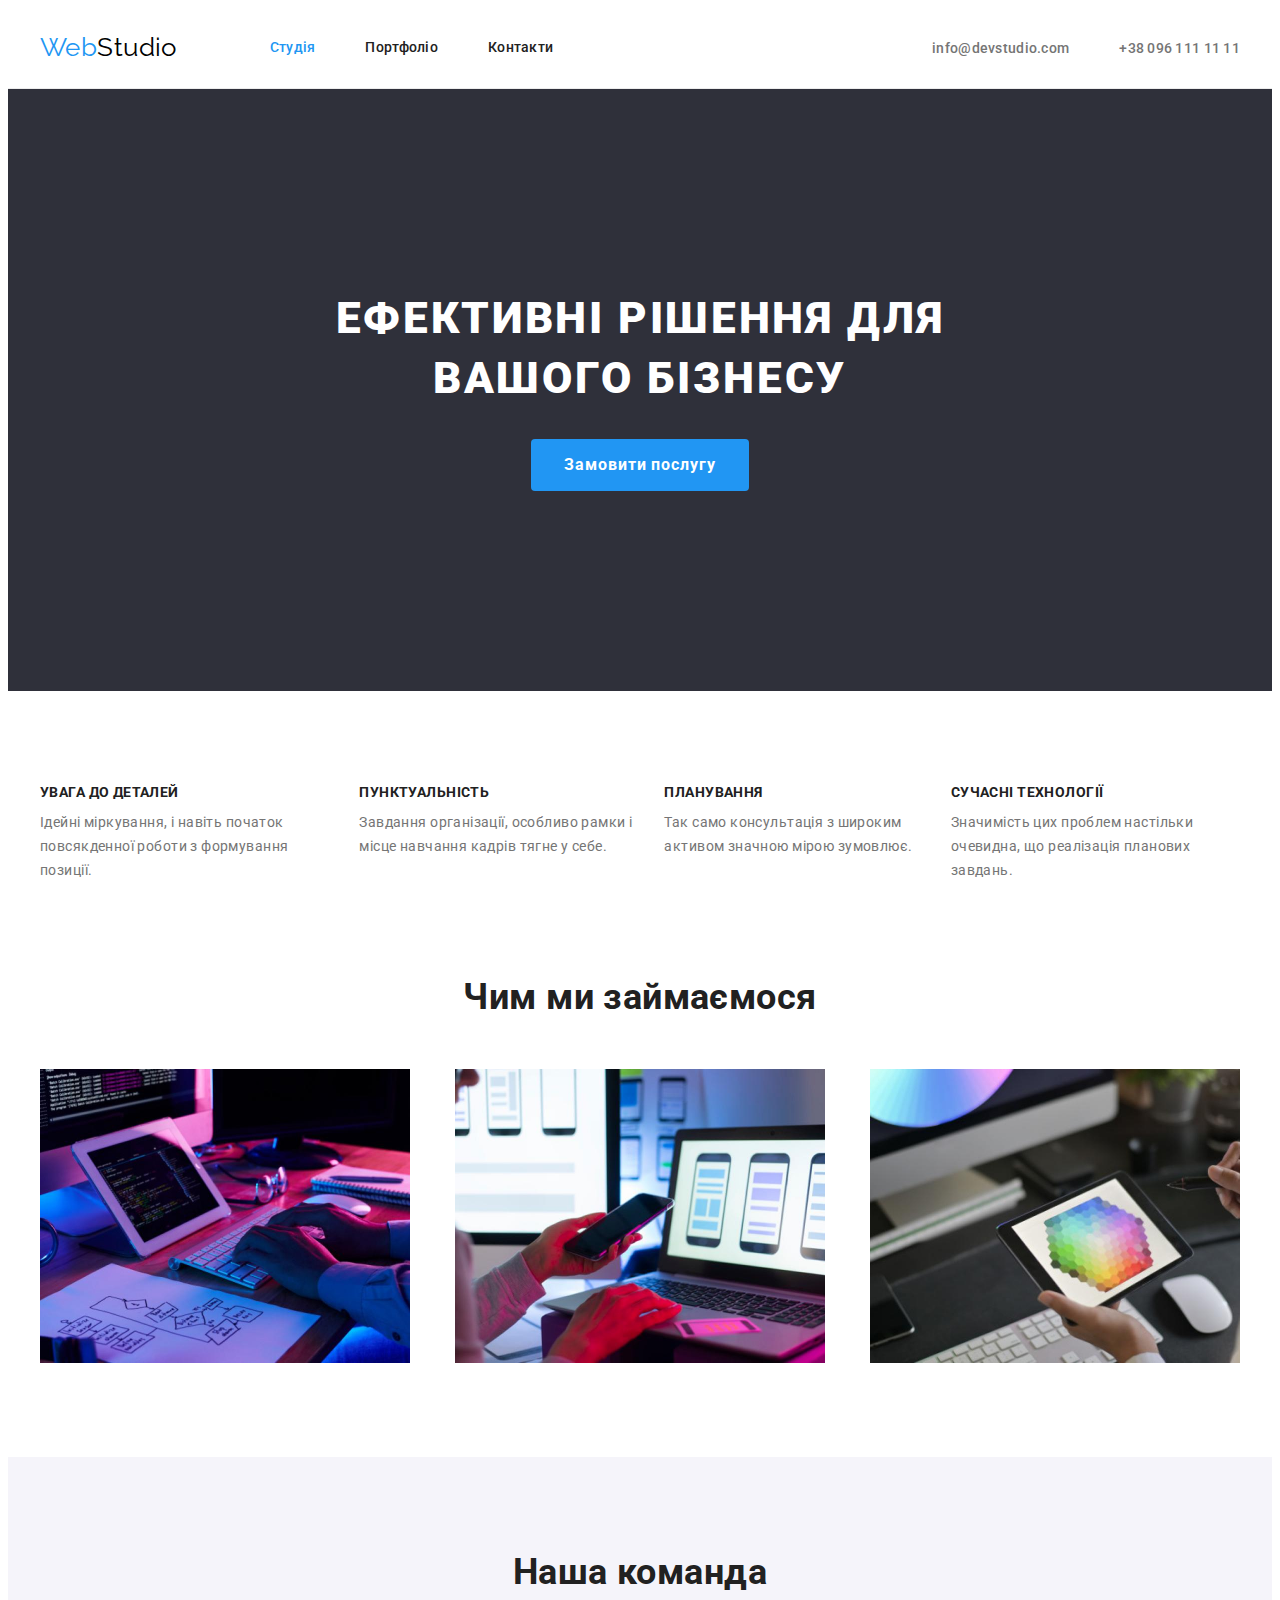
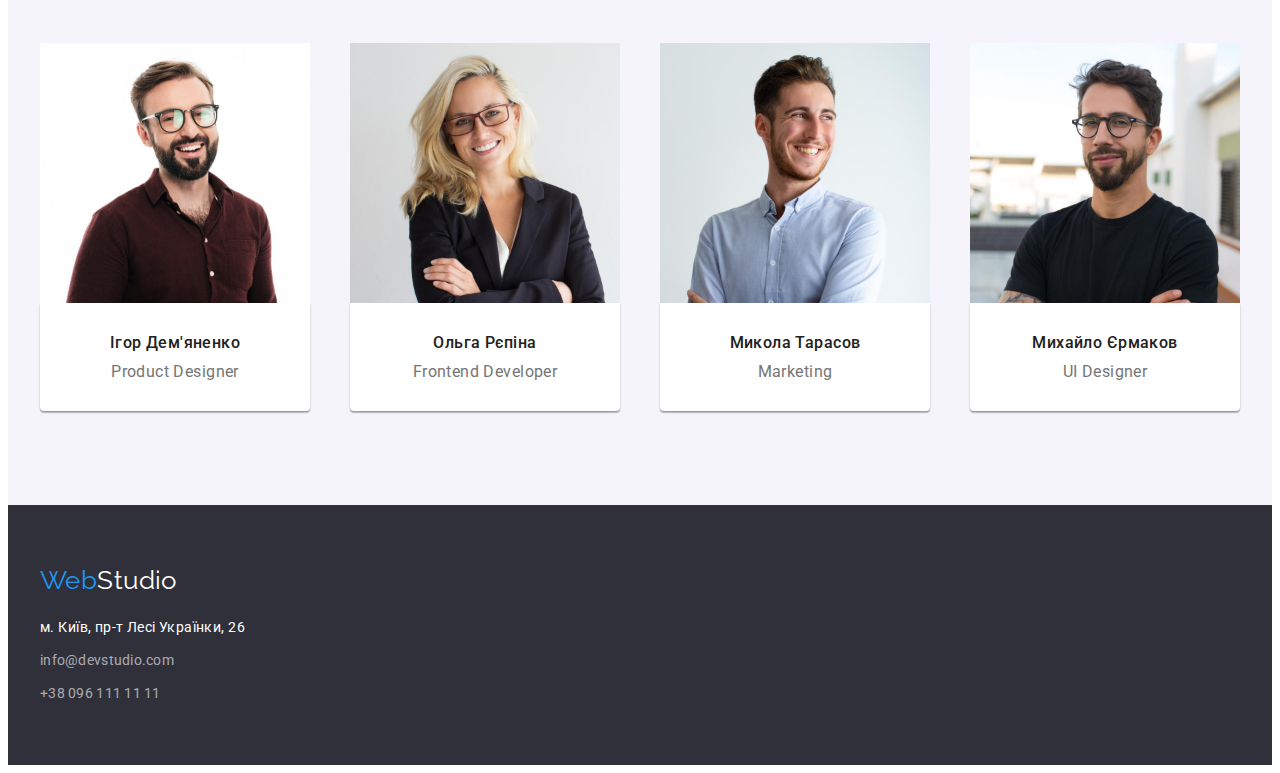
<file: index.html>
<!DOCTYPE html>
<html lang="uk">

<head>
    <meta charset="UTF-8">
    <meta http-equiv="X-UA-Compatible" content="IE=edge">
    <meta name="viewport" content="width=device-width, initial-scale=1.0">
    <title>Головна</title>
    <link
        href="https://fonts.googleapis.com/css2?family=Raleway:wght@700&family=Roboto:wght@400;500;700;900&display=swap"
        rel="stylesheet">
    <link rel="stylesheet" href="https://cdnjs.cloudflare.com/ajax/libs/modern-normalize/1.1.0/modern-normalize.min.css"
        integrity="sha512-wpPYUAdjBVSE4KJnH1VR1HeZfpl1ub8YT/NKx4PuQ5NmX2tKuGu6U/JRp5y+Y8XG2tV+wKQpNHVUX03MfMFn9Q=="
        crossorigin="anonymous" referrerpolicy="no-referrer">
    <link rel="stylesheet" href="./css/style.css">
    <style>
        body {
            font-family: Roboto, sans-serif;
            background-color: var(--white-color);
            color: var(--primary-text-color);
            font-size: 14px;
            letter-spacing: 0.03em;
        }
    </style>
</head>

<body>
    <!--Heder-->
    <header class=" header-section">
        <!--Navigation panel-->
        <div class="flex-header container">
            <nav class="site-nav">
                <!--Webpage logo-->
                <a href="./index.html" class="logo">
                    <span class="web-part">Web</span>Studio
                </a>
                <ul class="site-nav-list list">
                    <li class="item"><a href="./index.html" class="link current">Студія</a></li>
                    <li class="item"><a href="./portfolio.html" class="link">Портфоліо</a></li>
                    <li class="item"><a href="" class="link">Контакти</a></li>
                </ul>
            </nav>
            <!--Contacts-->
            <ul class="header-contacts contacts list">
                <li class="item"><a href="mailto:info@devstudio.com" class="link">info@devstudio.com</a></li>
                <li class="item"><a href="tel:+380961111111" class="link">+38 096 111 11 11</a></li>
            </ul>
        </div>

    </header>

    <!--Main content-->
    <main>
        <section class="hero">
            <div class="container">
            <h1 class="hero-title">Ефективні рішення для вашого бізнесу</h1>
            <button type="button" class="hero-button">Замовити послугу</button>
            </div>
        </section>
        <section class="section">
            <div class="container">
                <h2 class="section-title visually-hidden">Якості</h2>
                <!--Hide in css-->
                <ul class="quality-list list">
                    <li class="item">
                        <h3>УВАГА ДО ДЕТАЛЕЙ</h3>
                        <p>Ідейні міркування, і навіть початок повсякденної роботи з формування позиції.</p>
                    </li>
                    <li class="item">
                        <h3>ПУНКТУАЛЬНІСТЬ</h3>
                        <p>Завдання організації, особливо рамки і місце навчання кадрів тягне у себе.</p>
                    </li>
                    <li class="item">
                        <h3>ПЛАНУВАННЯ</h3>
                        <p>Так само консультація з широким активом значною мірою зумовлює.</p>
                    </li>
                    <li class="item">
                        <h3>СУЧАСНІ ТЕХНОЛОГІЇ</h3>
                        <p>Значимість цих проблем настільки очевидна, що реалізація планових завдань.</p>
                    </li>
                </ul>
            </div>
        </section>
        <!--Images list-->

        <section class="section no-padding">
            <div class="container">
            <h2 class="section-title">Чим ми займаємося</h2>
                <ul class="work-list list">
                    <li class="item"><img src="./images/webstudio1.jpg" alt="кодинг" width="370"></li>
                    <li class="item"><img src="./images/webstudio2.jpg" alt="адаптація" width="370"> </li>
                    <li class="item"><img src="./images/webstudio3.jpg" alt="дизайн" width="370"></li>
                </ul>
            </div>
        </section>
        <!--Team list-->
        <section class="section team">
            <div class="container">
            <h2 class="section-title">Наша команда</h2>
                <ul class="team-list list ">
                    <li class="item">
                        <img src="./images/igor.jpg" alt="дизайнер" width="270">
                        <div class="box-team">
                        <h3>Ігор Дем'яненко</h3>
                        <p>Product Designer</p>
                        </div>
                    </li>
                    <li class="item">
                        <img src="./images/olga.jpg" alt="фронт-енд розробник" width="270">
                        <div class="box-team">
                        <h3>Ольга Рєпіна</h3>
                        <p>Frontend Developer</p>
                        </div>
                    </li>
                    <li class="item">
                        <img src="./images/mikola.jpg" alt="маркетинг" width="270">
                        <div class="box-team">
                        <h3>Микола Тарасов</h3>
                        <p>Marketing</p>
                        </div>
                    </li>
                    <li class="item">
                        <img src="./images/mihaylo.jpg" alt="ui-дизайнер" width="270">
                        <div class="box-team">
                        <h3>Михайло Єрмаков</h3>
                        <p>UI Designer</p>
                        </div>
                    </li>
                </ul>
            </div>
        </section>
    </main>
    <!--Footer-->
    <footer class="footer-section">
        <div class="container">
            <a href="./index.html" class="footer-logo">
                <span class="web-part">Web</span>Studio
            </a>
            <address>
                <ul class="contacts contacts-list list">
                    <li class="item"><a href="" class="local">м. Київ, пр-т Лесі Українки, 26</a></li>
                    <li class="item"><a href="mailto:info@devstudio.com" class="contact link">info@devstudio.com</a>
                    </li>
                    <li class="item"><a href="tel:+380961111111" class="contact link">+38 096 111 11 11</a></li>
                </ul>
            </address>
        </div>
    </footer>
</body>

</html>
</file>
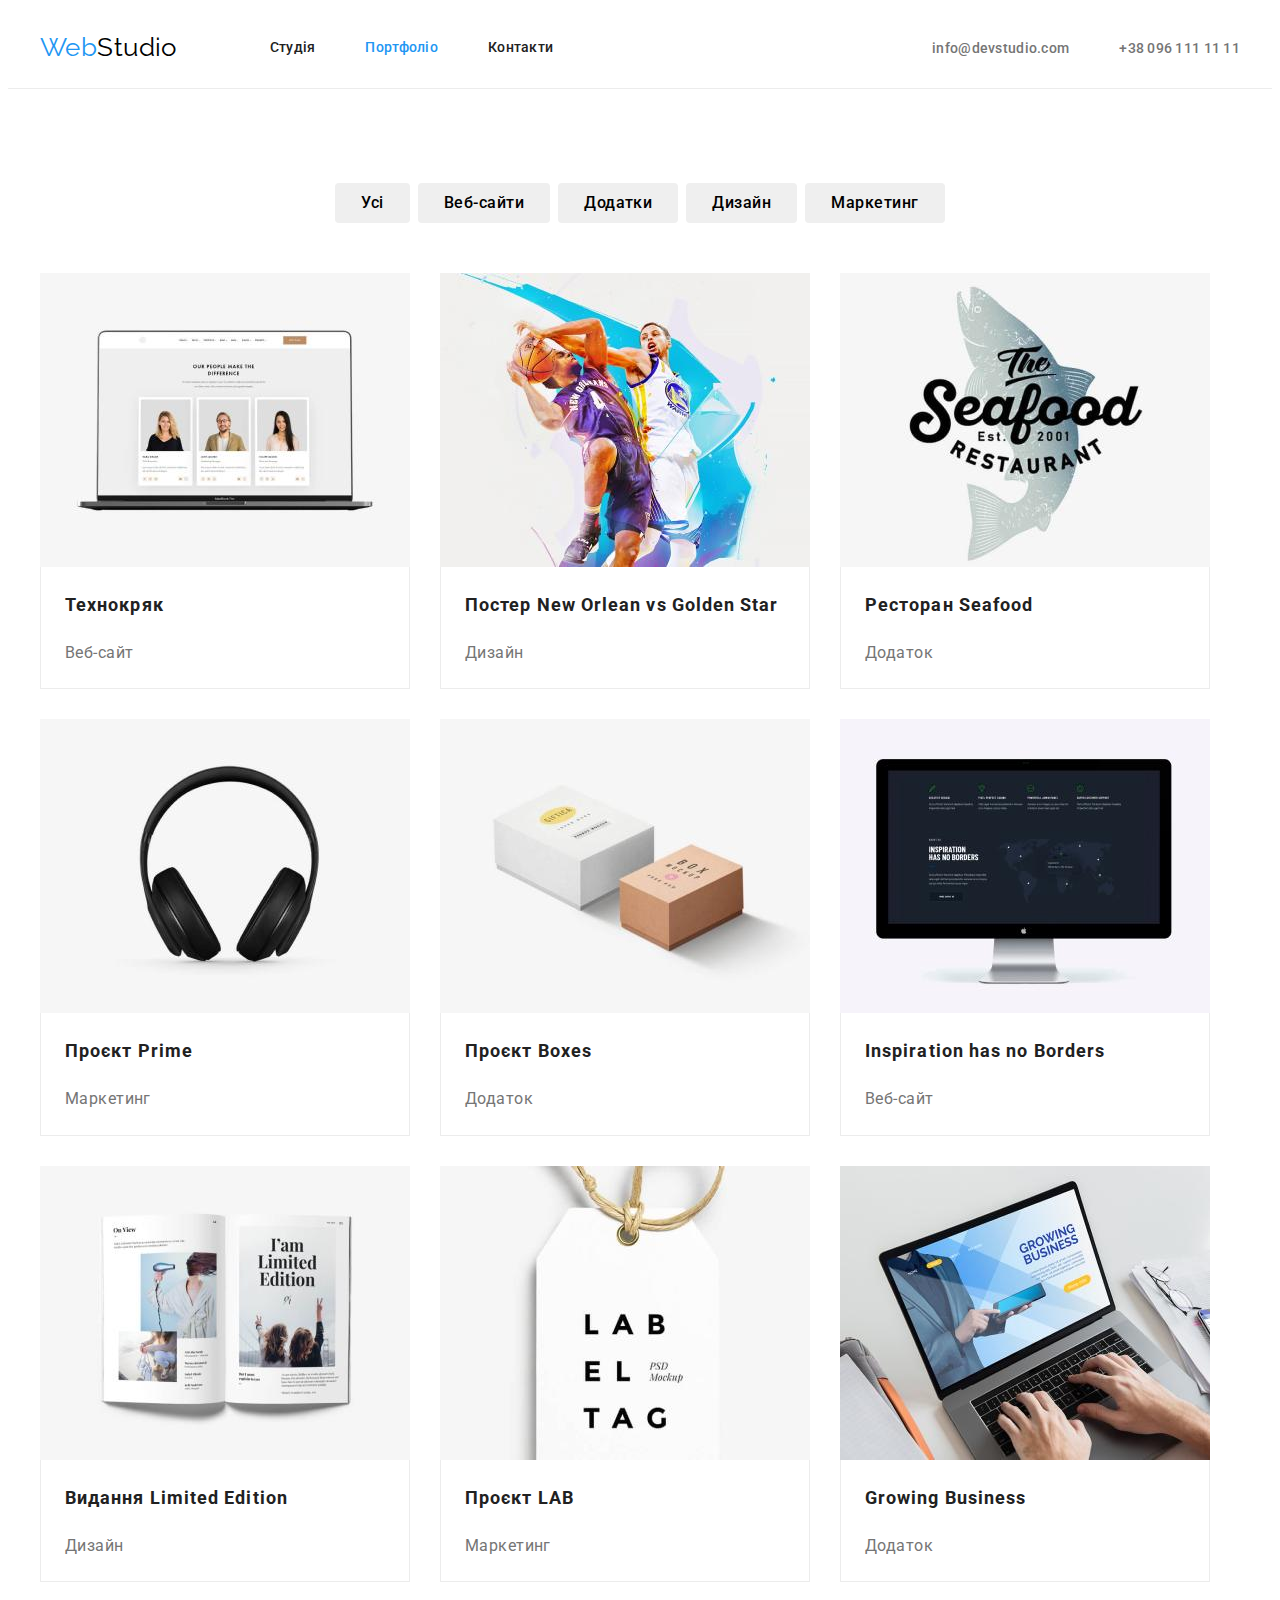
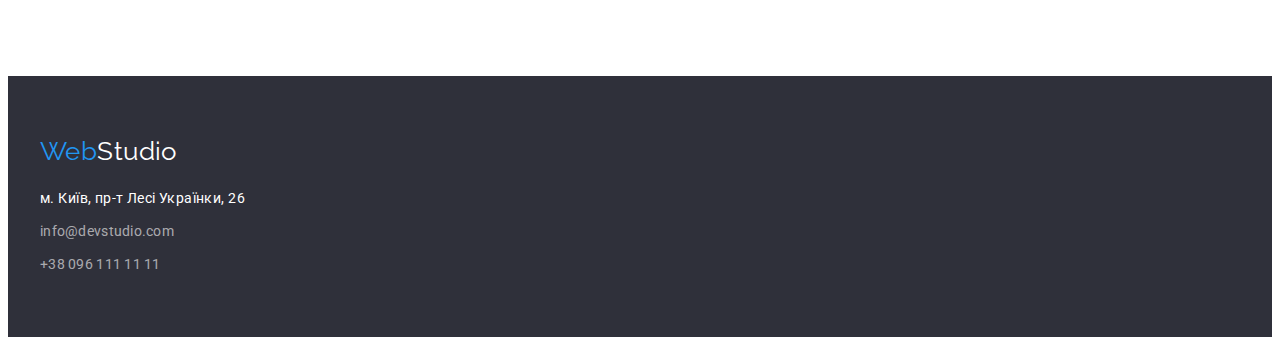
<file: portfolio.html>
<!DOCTYPE html>
<html lang="uk">

<head>
    <meta charset="UTF-8">
    <meta http-equiv="X-UA-Compatible" content="IE=edge">
    <meta name="viewport" content="width=device-width, initial-scale=1.0">
    <title>Portfolio</title>
    <link
        href="https://fonts.googleapis.com/css2?family=Raleway:wght@700&family=Roboto:wght@400;500;700;900&display=swap"
        rel="stylesheet">
    <link rel="stylesheet" href="https://cdnjs.cloudflare.com/ajax/libs/modern-normalize/1.1.0/modern-normalize.min.css"
        integrity="sha512-wpPYUAdjBVSE4KJnH1VR1HeZfpl1ub8YT/NKx4PuQ5NmX2tKuGu6U/JRp5y+Y8XG2tV+wKQpNHVUX03MfMFn9Q=="
        crossorigin="anonymous" referrerpolicy="no-referrer">
    <link rel="stylesheet" href="./css/style.css">
    <style>
        body {
            font-family: Roboto, sans-serif;
            background-color: var(--white-color);
            color: var(--primary-text-color);
            font-size: 14px;
            letter-spacing: 0.03em;
        }
    </style>
</head>

<body>

    <header class="header-section">
        <!--Navigation panel-->
        <div class="flex-header container">
            <nav class="site-nav">
                <!--Webpage logo-->
                <a href="./index.html" class="logo">
                    <span class="web-part">Web</span>Studio
                </a>
                <ul class="site-nav-list list">
                    <li class="item"><a href="./index.html" class="link ">Студія</a></li>
                    <li class="item"><a href="./portfolio.html" class="link current">Портфоліо</a></li>
                    <li class="item"><a href="" class="link">Контакти</a></li>
                </ul>
            </nav>
            <!--Contacts-->
            <ul class="header-contacts contacts list">
                <li class="item"><a href="mailto:info@devstudio.com" class="link">info@devstudio.com</a></li>
                <li class="item"><a href="tel:+380961111111" class="link">+38 096 111 11 11</a></li>
            </ul>
        </div>

    </header>
    <main>
        <section class="section portfolio-section">
            <div class=" container">
                <h1 class="section-title visually-hidden">Портфоліо</h1>
                <!--Hide in css-->
                <ul class="button-list list">
                    <li class="item"><button type="button">Усі</button></li>
                    <li class="item"><button type="button">Веб-сайти</button></li>
                    <li class="item"><button type="button">Додатки</button></li>
                    <li class="item"><button type="button">Дизайн</button></li>
                    <li class="item"><button type="button">Маркетинг</button></li>
                </ul>
                <ul class="portfolio-list list">
                    <li class="item"><a href="">
                            <img src="./images/techno.jpg" alt="Розробка сайту" width="370" height="294">
                            <div class="border-item">
                                <h2 class="portfolio-list-title">Технокряк</h2>
                                <p class="portfolio-list-text">Веб-сайт</p>
                            </div>
                        </a>
                    </li>
                    <li class="item"><a href="">
                            <img src="./images/new-orlean.jpg" alt="Створений постер" width="370" height="294">
                            <div class="border-item">
                                <h2 class="portfolio-list-title">Постер New Orlean vs Golden Star</h2>
                                <p class="portfolio-list-text">Дизайн</p>
                            </div>
                        </a>
                    </li>
                    <li class="item"><a href="">
                            <img src="./images/seafood.jpg" alt="Емблема" width="370" height="294">
                            <div class="border-item">
                                <h2 class="portfolio-list-title">Ресторан Seafood</h2>
                                <p class="portfolio-list-text">Додаток</p>
                            </div>
                        </a>
                    </li>
                    <li class="item"><a href="">
                            <img src="./images/prime.jpg" alt="Навушники" width="370" height="294">
                            <div class="border-item">
                                <h2 class="portfolio-list-title">Проєкт Prime</h2>
                                <p class="portfolio-list-text">Маркетинг</p>
                            </div>
                        </a>
                    </li>
                    <li class="item"><a href="">
                            <img src="./images/boxes.jpg" alt="Дві коробки" width="370" height="294">
                            <div class="border-item">
                                <h2 class="portfolio-list-title">Проєкт Boxes</h2>
                                <p class="portfolio-list-text">Додаток</p>
                            </div>
                        </a>
                    </li>
                    <li class="item"><a href="">
                            <img src="./images/inspiration.jpg" alt="Монітор" width="370" height="294">
                            <div class="border-item">
                                <h2 class="portfolio-list-title">Inspiration has no Borders</h2>
                                <p class="portfolio-list-text">Веб-сайт</p>
                            </div>
                        </a>
                    </li>
                    <li class="item"><a href="">
                            <img src="./images/limited-edition.jpg" alt="Розгорнута книга" width="370" height="294">
                            <div class="border-item">
                                <h2 class="portfolio-list-title">Видання Limited Edition</h2>
                                <p class="portfolio-list-text">Дизайн</p>
                            </div>
                        </a>
                    </li>
                    <li class="item"><a href="">
                            <img src="./images/lab.jpg" alt="Лейба" width="370" height="294">
                            <div class="border-item">
                                <h2 class="portfolio-list-title">Проєкт LAB</h2>
                                <p class="portfolio-list-text">Маркетинг</p>
                            </div>
                        </a>
                    </li>
                    <li class="item"><a href="">
                            <img src="./images/growing-business.jpg" alt="Ноутбук" width="370" height="294">
                            <div class="border-item">
                                <h2 class="portfolio-list-title">Growing Business</h2>
                                <p class="portfolio-list-text">Додаток</p>
                            </div>
                        </a>
                    </li>
                </ul>
            </div>
        </section>

    </main>
    <footer class="footer-section">
        <div class="container">
            <a href="./index.html" class="footer-logo">
                <span class="web-part">Web</span>Studio
            </a>
            <address>
                <ul class="contacts contacts-list list">
                    <li class="item"><a href="" class="local">м. Київ, пр-т Лесі Українки, 26</a></li>
                    <li class="item"><a href="mailto:info@devstudio.com" class="contact link">info@devstudio.com</a>
                    </li>
                    <li class="item"><a href="tel:+380961111111" class="contact link">+38 096 111 11 11</a></li>
                </ul>
            </address>
        </div>
    </footer>
</body>

</html>
</file>
<file: css/style.css>
/* колір основного тексту #212121 */
/*вторинний колір тексту #757575 */
/* акцентний колір #2196F3 */
/*білий колір #FFFFFF*/
/* колір логотипу #000000*/
/*колір посилань футера rgba(255, 255, 255, 0.6);*/

:root {

    --primary-text-color: #212121;
    --secondary-text-color: #757575;
    --accent-color: #2196F3;
    --white-color: #FFFFFF;
    --logo-text-color: #000000;
    --footer-text-color: rgba(255, 255, 255, 0.6);
    --visual-text-color: #2F303A;
    --background-color: #F5F4FA;
    --border-color: #ECECEC;
}

.visually-hidden {

    position: absolute;
    width: 1px;
    height: 1px;
    margin: -1px;
    border: 0;
    padding: 0;
                                             /*приховування заголовків секцій*/
    white-space: nowrap;
    clip-path: inset(100%);
    clip: rect(0 0 0 0);
    overflow: hidden;
}

.container {

    width: 1200px;
    margin-right: auto;
    margin-left: auto;
    padding-left: 15px;
    padding-right: 15px;

}

.header-section {

    border-bottom: 1px solid var(--border-color);
}

.flex-header {

    display: flex;
}

.logo {
                                                       /*Стилізація логотипу*/
    margin-right: 93px;
    padding-top: 24px;
    padding-bottom: 25px;

    font-family: Raleway;
    color: var(--logo-text-color);
    font-size: 26px;
    line-height: 1.19;

}

.site-nav {
    display: flex;
    margin-right: auto;

}

.site-nav-list {
    display: flex;

}

.header-contacts .item+.item,
.site-nav-list .item+.item {
    margin-left: 50px;

}

.site-nav-list .link {
                                                /*Навігація посилань сайту в хедері */
    display: block;
    padding-top: 32px;
    padding-bottom: 32px;

    color: var(--primary-text-color);
    font-weight: 500;
    line-height: 1.14;
    letter-spacing: 0.02em;
}

.site-nav-list .link.current {
                                                    /*Підсвічування поточної сторінки*/
    color: var(--accent-color);
}

.contacts .link {
                                                           /*Контакти хедера*/

    color: var(--secondary-text-color);
    font-weight: 500;
    line-height: 1.14;
    letter-spacing: 0.02em;

}

.header-contacts {

    display: flex;
    align-items: center;
}

.list {

    padding: 0;
    margin: 0;
    list-style-type: none;
}

.hero {

    padding-top: 200px;
    padding-bottom: 200px;

    background-color: var(--visual-text-color);
                                                          /*Для візуального відображення тексту*/
    text-align: center;
}

.hero-title {

    margin-top: 0;
    margin-bottom: 30px;
    max-width: 696px;
    margin-left: auto;
    margin-right: auto;
                                                          /*Стилізація заголовку секції героя*/
    color: var(--white-color);
    font-weight: 900;
    font-size: 44px;
    line-height: 1.36;
    letter-spacing: 0.06em;
    text-transform: uppercase;


}

.hero-button {

                                                  /*Стилізація кнопки героя*/
    border-radius: 4px;
    padding: 10px 32px;
    min-width: 216px;
    border: 1px solid transparent;

    font-family: Roboto;
    background-color: var(--accent-color);
    color: var(--white-color);
    font-weight: 700;
    cursor: pointer;
    font-size: 16px;
    line-height: 1.88;
    letter-spacing: 0.06em;

}

.section {

    padding-top: 94px;
    padding-bottom: 94px;
}

.quality-list {

    display: flex;
}

.quality-list .item:not(:last-child) {

    margin-right: 30px;
}

.quality-list h3 {

    margin-top: 0;
    margin-bottom: 10px;
                                                       /*підзаголовки секції якості*/
    font-size: 14px;
    line-height: 1.14;
    text-transform: uppercase;
}

.quality-list p {
                                                    /*стилізація тексту секції якості*/
    margin: 0;

    color: var(--secondary-text-color);
    line-height: 1.71;
}

.no-padding {

    padding-top: 0;
}

.work-list {

    display: flex;
    justify-content: space-between;
}

.work-list img,
.portfolio-list img {

    display: block;
}

.section-title {
                                                      /*заголовки секцій робіт і команди*/
    margin-top: 0;
    margin-bottom: 50px;
    font-size: 36px;
    line-height: 1.17;
    text-align: center;
}

.team {

    background-color: var(--background-color);
}

.team-list {

    display: flex;
    justify-content: space-between;
}

.box-team{

    padding-bottom: 30px;
    padding-top: 30px;
    background: var(--white-color);
    box-shadow: 0px 1px 3px rgba(0, 0, 0, 0.12), 0px 1px 1px rgba(0, 0, 0, 0.14), 0px 2px 1px rgba(0, 0, 0, 0.2);
    border-radius: 0px 0px 4px 4px;
}


.team-list h3 {

                                                             /*список команди-ім’я, прізвище*/
    margin-top: 0;
    margin-bottom: 10px;
    font-weight: 500;
    font-size: 16px;
    line-height: 1.19;
    text-align: center;



}

.team-list p {

                                                                       /*список посад у команді*/
    margin-top: 0;
    margin-bottom: 0;

    color: var(--secondary-text-color);
    font-size: 16px;
    line-height: 1.19;
    text-align: center;



}

.team-list img {

    display: block;
}

.footer-section {

    padding-top: 60px;
    padding-bottom: 60px;
                                                                      /*Для візуального відображення тексту*/
    background-color: var(--visual-text-color);
}

.footer-logo {

    display: block;
    margin-bottom: 20px;
                                                                     /*стилізація логотипу у футері*/
    min-width: 145px;

    font-family: Raleway;
    color: var(--white-color);
    font-size: 26px;
    line-height: 1.19;
}

.web-part,
.site-nav-list .link:hover,
.site-nav-list .link:focus,
                                                         /*стилізація  логотипу + ховери і фокуси посилань та кнопок*/
.contacts .link:hover,
.contacts .link:focus {
    color: var(--accent-color);
}

.local {
                                                                                 /*адреса у футері*/
    color: var(--white-color);
    font-style: normal;
    line-height: 1.71;


}

.contacts .contact {
                                                                                 /*меіл і телефон у футері*/
    color: var(--footer-text-color);
    font-weight: 400;
    font-style: normal;
    line-height: 1.71;
}

.contacts-list .item:not(:last-child) {

    margin-bottom: 9px;
}

.button-list button {
                                                                          /*стилізація сторінки “Портфоліо“ стилізація кнопок*/
    border-radius: 4px;
    padding: 6px 25px;
    min-width: 73px;
    border: 1px solid transparent;

    font-family: 'Roboto';
    font-weight: 500;
    font-size: 16px;
    line-height: 1.63;
    cursor: pointer;
    letter-spacing: 0.03em;



}

.button-list button:not(:first-child) {

    padding: 6px 22px;
}

.button-list {

    display: flex;
    justify-content: center;
    margin-bottom: 50px;
}

.button-list button:hover,
                                                              /*ховер і фокус кнопок для “Портфоліо“*/
.button-list button:focus {
    background-color: var(--accent-color);
    color: var(--white-color);
}

.button-list .item:not(:last-child) {
    margin-right: 8px;
}

.portfolio-list {
    display: flex;
    flex-wrap: wrap;
    
}

.portfolio-list .item:not(:nth-child(3n)) {
    margin-right: 30px;
}

.portfolio-list .item:not(:nth-last-child(-n + 3)) {
    margin-bottom: 30px;
}

.portfolio-list-title {
    margin-top: 0;
                                                 /*назви робіт у списку “Портфоліо“*/
    color: var(--primary-text-color);
    font-size: 18px;
    line-height: 2;
    letter-spacing: 0.06em;
}

.portfolio-list-text{
                                                  /*напрямки робіт “Портфоліо“*/
    margin-bottom: 0;
    margin-top: 0;

    color: var(--secondary-text-color);
    font-size: 16px;
    line-height: 1.9;
}

.border-item {

    padding-top: 20px;
    padding-bottom: 20px;
    padding-left: 24px;
    padding-right: 24px;
    background: var(--white-color);

    border: 1px solid var(--border-color);
    border-top: none;

}

a {
    text-decoration: none;
}
</file>
